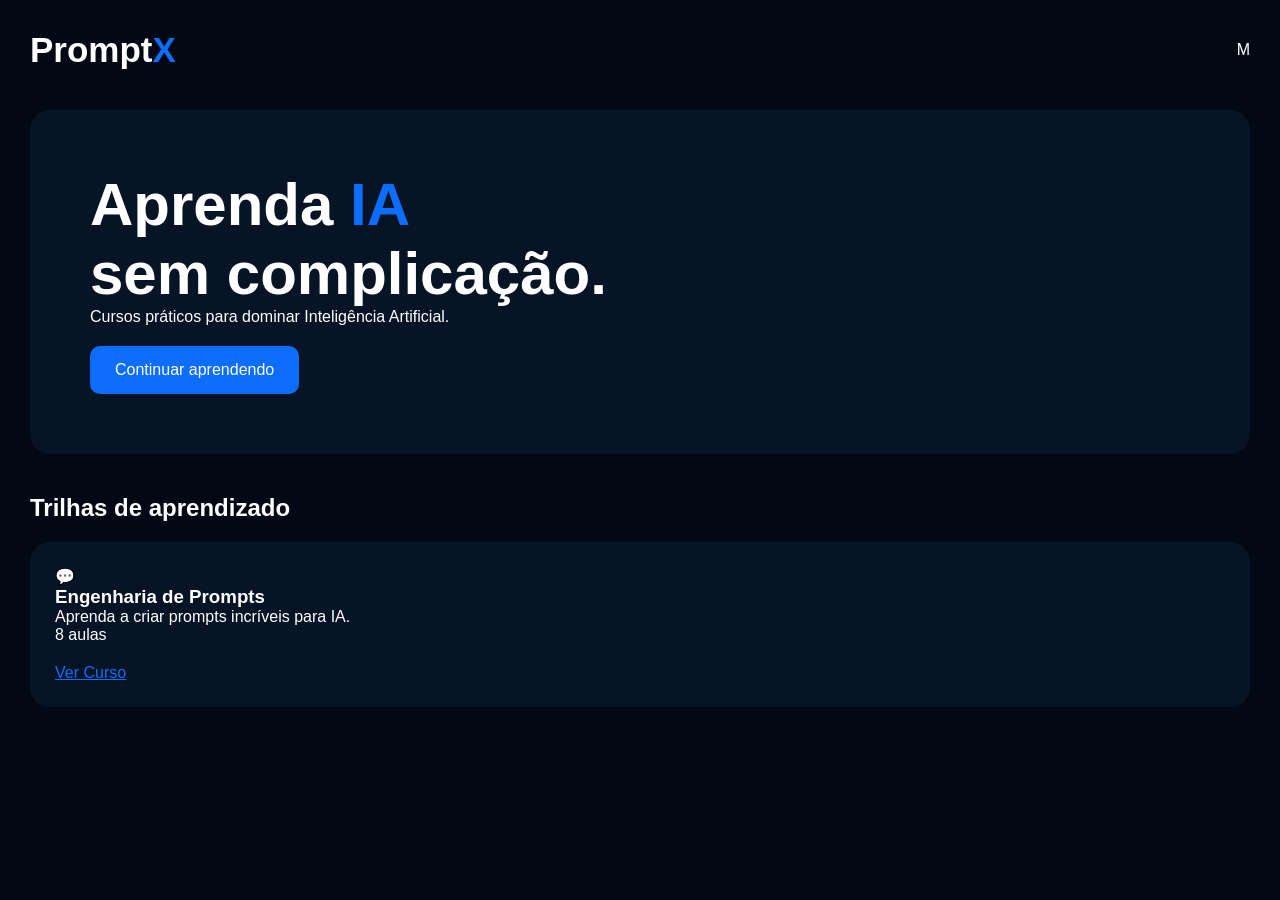
<file: index.html>
<!DOCTYPE html>
<html lang="pt-BR">

<head>
<meta charset="UTF-8">
<meta name="viewport" content="width=device-width, initial-scale=1.0">
<title>PromptX</title>

<link rel="stylesheet" href="css/style.css">
</head>

<body>

<div class="container">

<header>

<div class="logo">
Prompt<span>X</span>
</div>

<div class="user">
M
</div>

</header>

<section class="hero">

<div class="hero-content">

<h1>
Aprenda <span>IA</span><br>
sem complicação.
</h1>

<p>
Cursos práticos para dominar Inteligência Artificial.
</p>

<a href="curso.html" class="btn">
Continuar aprendendo
</a>

</div>

</section>

<h2>Trilhas de aprendizado</h2>

<div class="courses">

<div class="course-card">

<div class="icon">💬</div>

<h3>Engenharia de Prompts</h3>

<p>
Aprenda a criar prompts incríveis para IA.
</p>

<span>8 aulas</span>

<a href="curso.html">
Ver Curso
</a>

</div>

</div>

</div>

<script src="js/app.js"></script>

</body>
</html>
</file>
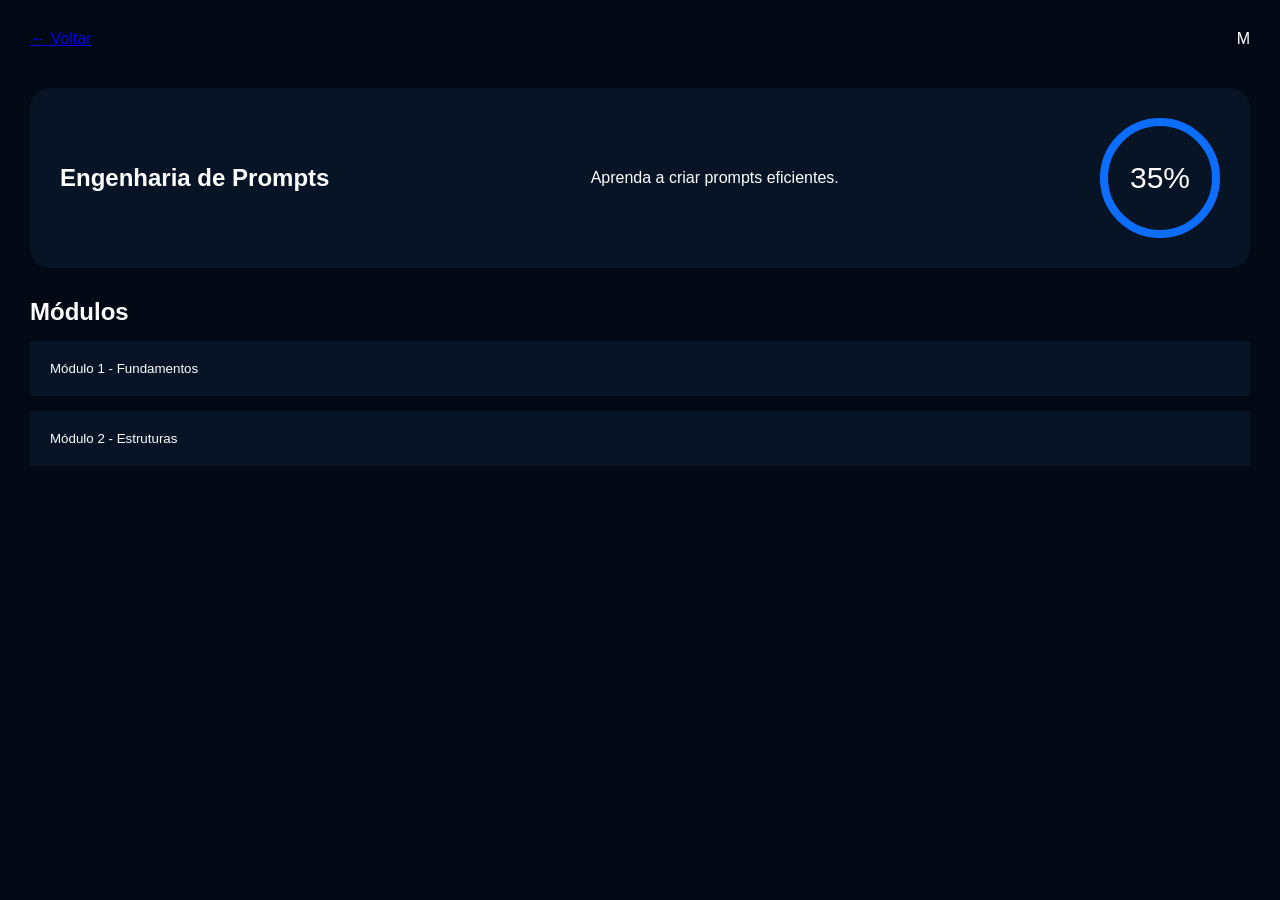
<file: curso.html>
<!DOCTYPE html>
<html lang="pt-BR">

<head>

<meta charset="UTF-8">
<meta name="viewport" content="width=device-width, initial-scale=1.0">

<title>Curso</title>

<link rel="stylesheet" href="css/style.css">

</head>

<body>

<div class="container">

<header>

<a href="index.html">← Voltar</a>

<div class="user">
M
</div>

</header>

<section class="course-header">

<h1>Engenharia de Prompts</h1>

<p>
Aprenda a criar prompts eficientes.
</p>

<div class="progress-circle">
35%
</div>

</section>

<h2>Módulos</h2>

<div class="module">

<button class="accordion">
Módulo 1 - Fundamentos
</button>

<div class="panel">

<a href="aula.html">
1.1 O que é um Prompt?
</a>

<a href="aula.html">
1.2 Como a IA entende instruções
</a>

<a href="aula.html">
1.3 Boas práticas
</a>

</div>

</div>

<div class="module">

<button class="accordion">
Módulo 2 - Estruturas
</button>

<div class="panel">

<a href="#">
2.1 Estruturas de Prompt
</a>

</div>

</div>

</div>

<script src="js/app.js"></script>

</body>
</html>
</file>
<file: css/style.css>
*{
margin:0;
padding:0;
box-sizing:border-box;
font-family:Arial;
}

body{
background:#030914;
color:white;
}

.container{
max-width:1400px;
margin:auto;
padding:30px;
}

header{
display:flex;
justify-content:space-between;
align-items:center;
margin-bottom:40px;
}

.logo{
font-size:35px;
font-weight:bold;
}

.logo span{
color:#0d6efd;
}

.hero{
background:#071426;
padding:60px;
border-radius:20px;
margin-bottom:40px;
}

.hero h1{
font-size:60px;
}

.hero span{
color:#0d6efd;
}

.btn{
display:inline-block;
padding:15px 25px;
background:#0d6efd;
color:white;
text-decoration:none;
border-radius:10px;
margin-top:20px;
}

.courses{
display:grid;
grid-template-columns:repeat(auto-fit,minmax(300px,1fr));
gap:20px;
margin-top:20px;
}

.course-card{
background:#071426;
padding:25px;
border-radius:20px;
}

.course-card a{
display:block;
margin-top:20px;
color:#0d6efd;
}

.course-header{
display:flex;
justify-content:space-between;
align-items:center;
background:#071426;
padding:30px;
border-radius:20px;
margin-bottom:30px;
}

.progress-circle{
width:120px;
height:120px;
border:8px solid #0d6efd;
border-radius:50%;
display:flex;
justify-content:center;
align-items:center;
font-size:30px;
}

.accordion{
width:100%;
padding:20px;
background:#071426;
border:none;
color:white;
cursor:pointer;
text-align:left;
margin-top:15px;
}

.panel{
display:none;
background:#0a1c35;
padding:15px;
}

.panel a{
display:block;
padding:12px;
color:white;
text-decoration:none;
}

.video-player img{
width:100%;
border-radius:20px;
}

.tabs{
display:flex;
gap:10px;
margin-top:30px;
flex-wrap:wrap;
}

.tab{
background:#071426;
color:white;
border:none;
padding:12px 20px;
cursor:pointer;
}

.tab.active{
background:#0d6efd;
}

.tab-content{
display:none;
margin-top:20px;
background:#071426;
padding:20px;
border-radius:15px;
}

.tab-content.active{
display:block;
}

@media(max-width:768px){

.hero h1{
font-size:36px;
}

.course-header{
flex-direction:column;
gap:20px;
}

}
</file>
